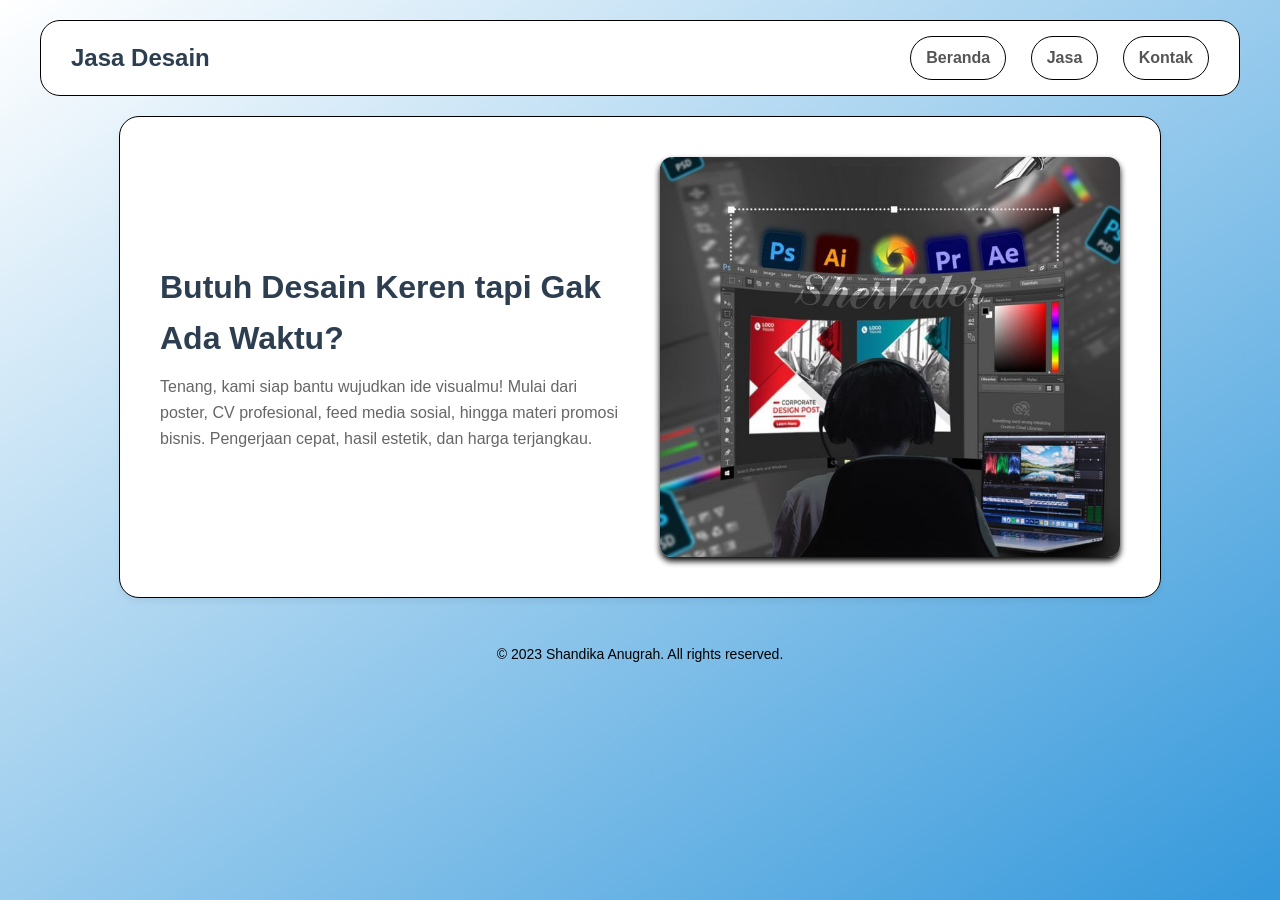
<file: index.html>
<!DOCTYPE html>
<html lang="id">
    <head>
        <meta charset="UTF-8">
        <meta name="viewport" content="width=device-width, initial-scale=1.0">
        <link rel="stylesheet" href="style.css">
        <title>Jasa Desain Grafis</title>
    </head>
    <body>
        <main>
            <nav>
                <div class="kiri">
                    <h1>Jasa Desain</h1>
                </div>
                <div class="kanan">
                    <a href="index.html">Beranda</a>
                    <a href="Jasa.html">Jasa</a>
                    <a href="Kontak.html">Kontak</a>
                </div>
            </nav>
            <header>
                <section id="Beranda">
                <div class="teksmenarik">
                    <h1>Butuh Desain Keren tapi Gak Ada Waktu?</h1>
                    <p>Tenang, kami siap bantu wujudkan ide visualmu! Mulai dari poster, CV profesional, feed media sosial, hingga materi promosi bisnis. Pengerjaan cepat, hasil estetik, dan harga terjangkau.</p>
                </div>
                <div class="gambarmenarik">
                    <img src="menarik.jpg" alt="GambarMenarik" class="gambarmenarik">
                </div>
            </section>
            </header>
             <br>
            <p class="tekscopy">&copy; 2023 Shandika Anugrah. All rights reserved.</p>
        </main>
    </body>
</html>
</file>
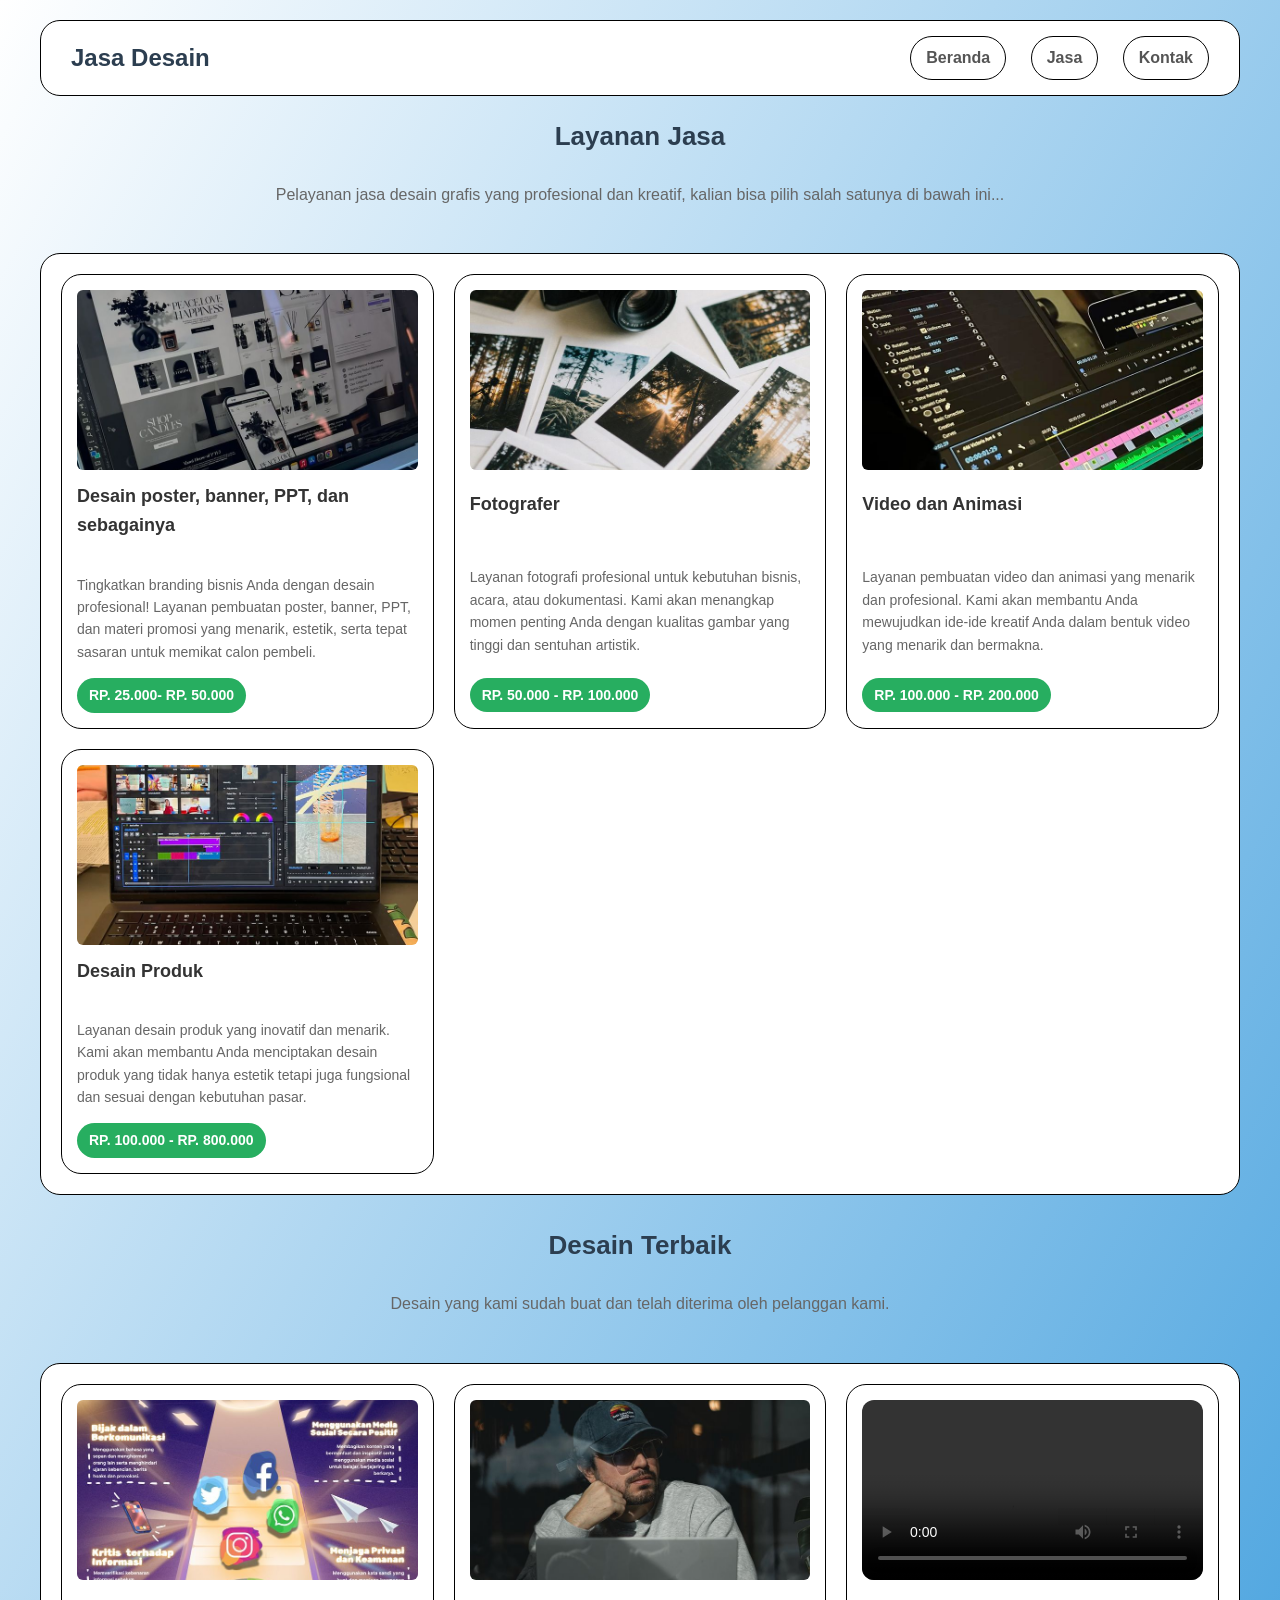
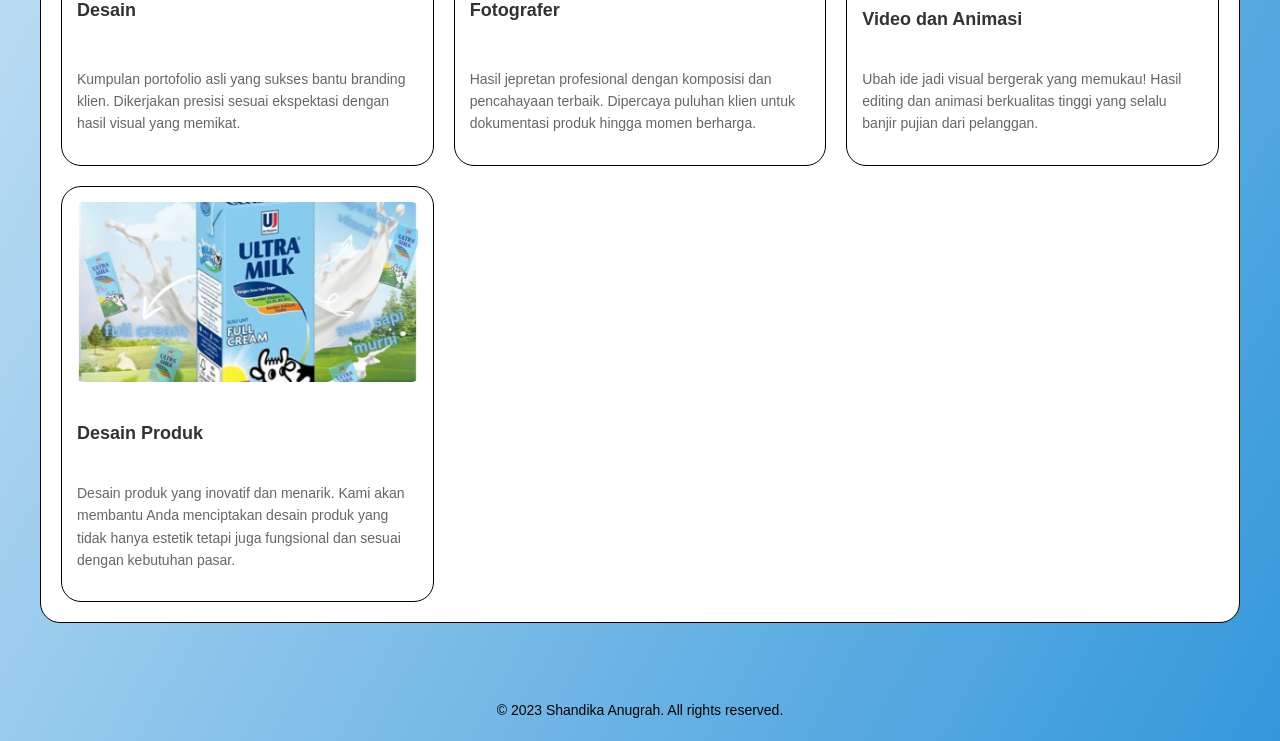
<file: Jasa.html>
<!DOCTYPE html>
<html lang="id">
    <head>
        <meta charset="UTF-8">
        <meta name="viewport" content="width=device-width, initial-scale=1.0">
        <link rel="stylesheet" href="style.css">
        <title>Jasa Desain Grafis</title>
    </head>
    <body>
        <main>
            <nav>
                <div class="kiri">
                    <h1>Jasa Desain</h1>
                </div>
                <div class="kanan">
                    <a href="index.html">Beranda</a>
                    <a href="Jasa.html">Jasa</a>
                    <a href="Kontak.html">Kontak</a>
                </div>
            </nav>
<article>
                <section id="Jasa">
                    <h2 class="section-title">Layanan Jasa</h2>
                    <p class="teks">Pelayanan jasa desain grafis yang profesional dan kreatif, kalian bisa pilih salah satunya di bawah ini...</p>
                    <br>
            <div class="produk-grid">
                <div class="card-produk">
                    <img src="Desain.jpg" alt="Jasa Desain">
                    <h3>Desain poster, banner, PPT, dan sebagainya</h3>
                    <br>
                    <p>Tingkatkan branding bisnis Anda dengan desain profesional! Layanan pembuatan poster, banner, PPT, dan materi promosi yang menarik, estetik, serta tepat sasaran untuk memikat calon pembeli.</p>
                    <div class="harga-badge">RP. 25.000- RP. 50.000</div>
                </div>
                <div class="card-produk">
                    <img src="Fotografer.jpg" alt="Fotografer">
                    <h3>Fotografer</h3>
                    <br>
                    <p>Layanan fotografi profesional untuk kebutuhan bisnis, acara, atau dokumentasi. Kami akan menangkap momen penting Anda dengan kualitas gambar yang tinggi dan sentuhan artistik.</p>
                    <div class="harga-badge">RP. 50.000 - RP. 100.000</div>
                </div>
                <div class="card-produk">
                    <img src="Videodananimasi.jpg" alt="Video dan Animasi">
                    <h3>Video dan Animasi</h3>
                    <br>
                    <p>Layanan pembuatan video dan animasi yang menarik dan profesional. Kami akan membantu Anda mewujudkan ide-ide kreatif Anda dalam bentuk video yang menarik dan bermakna.</p>
                    <div class="harga-badge">RP. 100.000 - RP. 200.000</div>
                </div>
                <div class="card-produk">
                    <img src="Produk.jpg" alt="Desain Produk">
                    <h3>Desain Produk</h3>
                    <br>
                    <p>Layanan desain produk yang inovatif dan menarik. Kami akan membantu Anda menciptakan desain produk yang tidak hanya estetik tetapi juga fungsional dan sesuai dengan kebutuhan pasar.</p>
                    <div class="harga-badge">RP. 100.000 - RP. 800.000</div>
                </div>
            </div>
            <div class="fototerbaik">
                <h2 class="section-title">Desain Terbaik</h2>
                <p class="teks">Desain yang kami sudah buat dan telah diterima oleh pelanggan kami.</p>
                <br>
                <div class="fototerbaik-grid">
                    <div class="card-foto">
                    <img src="Hasil Desain.jpg" alt="Hasil Desain">
                    <h3>Desain</h3>
                    <br>
                    <p>Kumpulan portofolio asli yang sukses bantu branding klien. Dikerjakan presisi sesuai ekspektasi dengan hasil visual yang memikat.</p>
                </div>
                <div class="card-foto">
                    <img src="Hasil Fotografer.jpg" alt="Fotografer">
                    <h3>Fotografer</h3>
                    <br>
                    <p>Hasil jepretan profesional dengan komposisi dan pencahayaan terbaik. Dipercaya puluhan klien untuk dokumentasi produk hingga momen berharga.</p>
                </div>
                <div class="card-foto">
                    <video src="video.mp4" controls class="video"></video>
                    <br>
                    <h3>Video dan Animasi</h3>
                    <br>
                    <p>Ubah ide jadi visual bergerak yang memukau! Hasil editing dan animasi berkualitas tinggi yang selalu banjir pujian dari pelanggan.</p>
                </div>
                <div class="card-foto">
                    <img src="Desain Produk.jpg" alt="Desain Produk">
                    <br>
                    <h3>Desain Produk</h3>
                    <br>
                    <p>Desain produk yang inovatif dan menarik. Kami akan membantu Anda menciptakan desain produk yang tidak hanya estetik tetapi juga fungsional dan sesuai dengan kebutuhan pasar.</p>
                </div>
                </div>
            </div>
                </section>
            </article>
            <br>
            <p class="tekscopy">&copy; 2023 Shandika Anugrah. All rights reserved.</p>
        </main>
    </body>
</html>
</file>
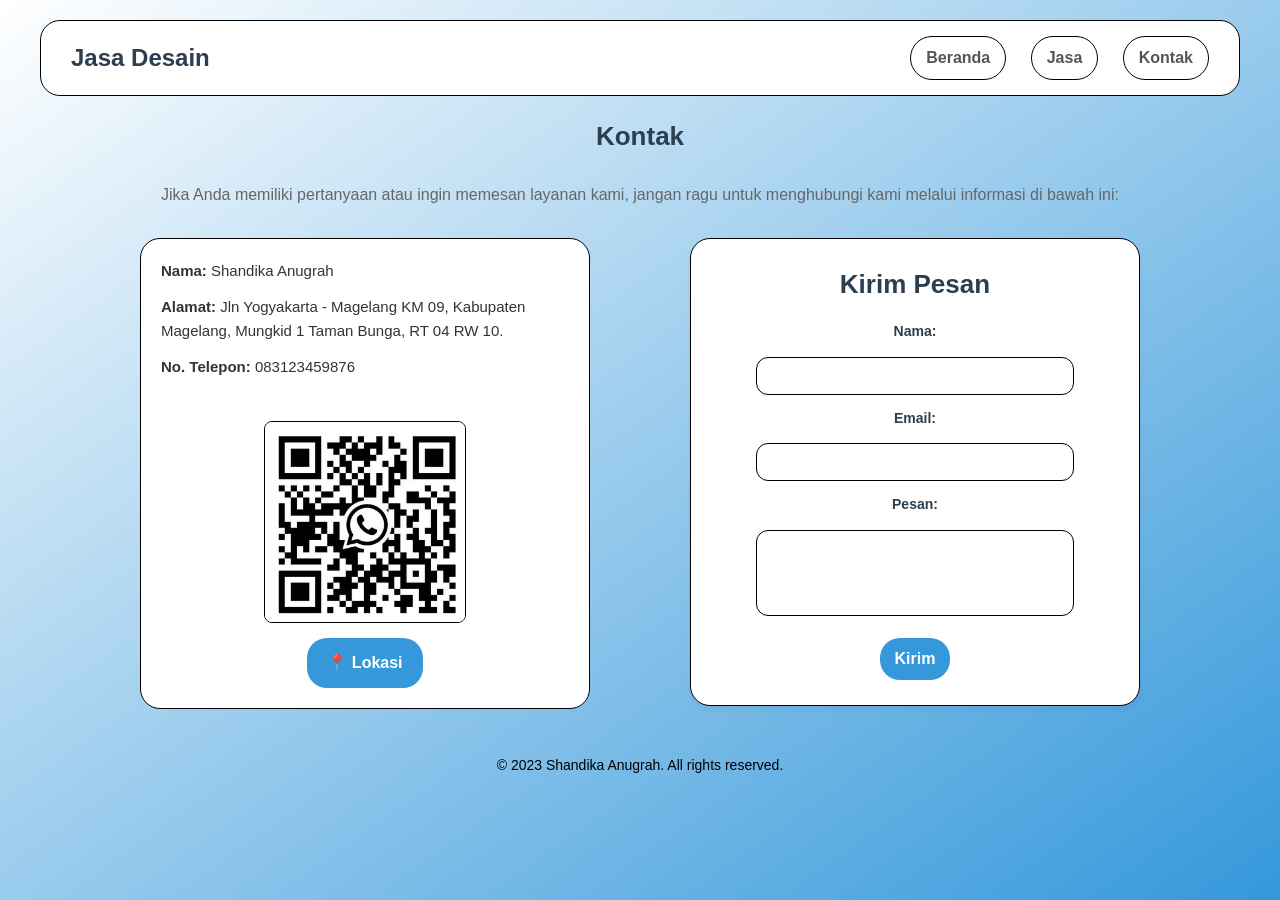
<file: Kontak.html>
<!DOCTYPE html>
<html lang="id">
    <head>
        <meta charset="UTF-8">
        <meta name="viewport" content="width=device-width, initial-scale=1.0">
        <link rel="stylesheet" href="style.css">
        <title>Jasa Desain Grafis</title>
    </head>
    <body>
        <main>
            <nav>
                <div class="kiri">
                    <h1>Jasa Desain</h1>
                </div>
                <div class="kanan">
                    <a href="index.html">Beranda</a>
                    <a href="Jasa.html">Jasa</a>
                    <a href="Kontak.html">Kontak</a>
                </div>
            </nav>
            <footer>
    <h2 class="section-title">Kontak</h2>
    <p class="teks">Jika Anda memiliki pertanyaan atau ingin memesan layanan kami, jangan ragu untuk menghubungi kami melalui informasi di bawah ini:</p>
    
    <div class="TampilanKontak">
        <section id="Kontak">
            <div class="kotak">
                <div class="kontak-card">
                    <ul class="kontak-info">
                        <li><strong>Nama:</strong> Shandika Anugrah</li>
                        <li><strong>Alamat:</strong> Jln Yogyakarta - Magelang KM 09, Kabupaten Magelang, Mungkid 1 Taman Bunga, RT 04 RW 10.</li>
                        <li><strong>No. Telepon:</strong> 083123459876</li>
                    </ul>
                    <div class="Kontakaja">
                        <img src="wa.jpg" alt="Kontak" class="Gambarkontak">
                        <button class="btn-lokasi">
                            <a href="https://maps.app.goo.gl/aC4dQmq5tRA1ZEY78?g_st=aw" target="_blank"> 📍 Lokasi</a>
                        </button>
                    </div>
                </div>
            </div>
        </section>

        <div class="form">
            <h2 class="section-title" style="margin-bottom: 15px;">Kirim Pesan</h2>
            <form action="proses_kontak.php" method="POST">
                <label for="nama">Nama:</label>
                <input type="text" id="nama" name="nama" required>

                <label for="email">Email:</label>
                <input type="email" id="email" name="email" required>

                <label for="pesan">Pesan:</label>
                <textarea id="pesan" name="pesan" rows="4" required></textarea>

                <button type="submit">Kirim</button>
            </form>
        </div>
    </div>
</footer>
            <br>
            <p class="tekscopy">&copy; 2023 Shandika Anugrah. All rights reserved.</p>
        </main>
    </body>
</html>
</file>
<file: style.css>
:root {
    --border: 1px solid black;
}

html {
    scroll-behavior: smooth;
}

* {
    margin: 0;
    padding: 0;
    font-family: 'Poppins', sans-serif, Arial;
}

body {
    background: linear-gradient(to bottom right, white, #3498db);
    color: #333;
    line-height: 1.6;
    animation: munculHalus 1.2s ease-out 0s backwards;
    min-height: 100vh;
}

main {
    max-width: 1200px;
    margin: 0 auto;
    padding: 20px;
}

nav {
    display: flex;
    justify-content: space-between;
    align-items: center;
    background-color: white;
    padding: 15px 30px;
    border-radius: 20px;
    box-shadow: 0 1px 10px var(--border);
    margin-bottom: 20px;
    border: var(--border);
    position: sticky;
    top: 20px;
    z-index: 1000;
    animation: naikTurun 5s ease-in-out infinite;
}

.kiri h1 {
    font-size: 24px;
    color: #2c3e50;
}

.kanan a {
    text-decoration: none;
    color: #555;
    margin-left: 20px;
    font-weight: 600;
    width: auto;
    height: auto;
    border-radius: 50px;
    padding: 8px 15px;
    box-shadow: 0 1px 2px var(--border);
    display: inline-block;
    border: var(--border);
    transition: transform 0.5s ease, color 0.3s ease;
}

.kanan a:hover {
    transform: scale(1.05);
    color: #3498db;
}

#Beranda {
    display: flex;
    justify-content: space-between;
    align-items: center;
    background: #ffffff;
    padding: 40px;
    border-radius: 20px;
    box-shadow: 0 4px 6px rgba(0, 0, 0, 0.05);
    margin-bottom: 30px;
    gap: 40px;
    border: var(--border);
    width: 80%;
    margin: 0 auto;
}

.teksmenarik {
    flex: 1;
}

.teksmenarik h1 {
    font-size: 32px;
    color: #2c3e50;
    margin-bottom: 10px;
}

.teksmenarik p {
    font-size: 16px;
    color: #666;
}

.gambarmenarik {
    flex: 1;
    display: flex;
    justify-content: center;
}

.gambarmenarik img {
    width: 100%;
    max-width: 560px;
    height: 400px;
    object-fit: cover;
    border-radius: 12px;
    background-color: #ddd;
    box-shadow: 0 4px 6px black;
}

.section-title {
    text-align: center;
    font-size: 26px;
    color: #2c3e50;
    margin-bottom: 25px;
}

.produk-grid,
.fototerbaik-grid {
    display: grid;
    grid-template-columns: repeat(auto-fit, minmax(280px, 1fr));
    gap: 20px;
    margin-bottom: 30px;
    background: #ffffff;
    padding: 20px;
    border-radius: 20px;
    border: var(--border);
}

.card-produk,
.card-foto {
    border: var(--border);
    border-radius: 20px;
    padding: 15px;
    background-color: #fff;
    display: flex;
    flex-direction: column;
    justify-content: space-between;
    transition: transform 0.3s ease, box-shadow 0.3s ease;
}

.card-produk:hover,
.card-foto:hover {
    transform: translateY(-5px);
    box-shadow: 0 6px 12px black;
}

.card-produk img,
.card-foto img {
    width: auto;
    height: 180px;
    object-fit: cover;
    border-radius: 6px;
    margin-bottom: 12px;
}

.card-foto .video {
    width: 100%;
    height: 180px;
    border-radius: 12px;
    display: block;
    object-fit: cover;
}

.card-produk h3,
.card-foto h3 {
    font-size: 18px;
    color: #333;
    margin-bottom: 8px;
}

.card-produk p,
.card-foto p {
    font-size: 14px;
    color: #666;
    margin-bottom: 15px;
}

.harga-badge {
    align-self: flex-start;
    background-color: #27ae60;
    color: #fff;
    padding: 6px 12px;
    border-radius: 20px;
    font-weight: bold;
    font-size: 14px;
}

.kotak {
    width: 450px;
    height: auto;
    border-radius: 20px;
    background-color: #ffffff;
    padding: 20px;
    margin: 0 !important;
    border: var(--border);
    box-sizing: border-box;
}

.kontak-card {
    display: flex;
    justify-content: space-between;
    align-items: center;
    gap: 30px;
    flex-wrap: wrap;
}

.kontak-info {
    list-style: none;
    flex: 1;
    min-width: 250px;
}

.kontak-info li {
    margin-bottom: 12px;
    font-size: 15px;
}

.Kontakaja {
    flex: 1;
    display: flex;
    flex-direction: column;
    align-items: center;
    gap: 15px;
    min-width: 200px;
}

.Gambarkontak {
    width: 200px;
    height: 200px;
    object-fit: cover;
    border-radius: 8px;
    border: var(--border);
}

.btn-lokasi {
    background-color: #3498db;
    border: none;
    padding: 10px 20px;
    border-radius: 20px;
    cursor: pointer;
    transition: background 0.3s ease;
    width: auto;
    height: 50px;
}

.btn-lokasi a {
    color: #ffffff;
    text-decoration: none;
    font-weight: bold;
    font-size: 16px;
}

.btn-lokasi:hover {
    background-color: #2980b9;
}

.teks {
    text-align: center;
    font-size: 16px;
    color: #666;
    margin-bottom: 20px;
}
.tekscopy {
    text-align: center;
    font-size: 14px;
    color: black;
    margin-top: 20px;
}

.TampilanKontak {
    display: flex;
    flex-direction: row;
    justify-content: space-between;
    align-items: flex-start;
    gap: 20px;
    max-width: 1000px;
    margin: 30px auto 0 auto;
}

.form {
    width: 450px;
    background-color: #ffffff;
    padding: 25px;
    border-radius: 20px;
    border: var(--border);
    margin: 0;
    box-shadow: 0 4px 6px rgba(0, 0, 0, 0.05);
    box-sizing: border-box;

}

.form form {
    display: flex;
    flex-direction: column;
    gap: 12px;
    align-items: center;
}

.form label {
    font-weight: bold;
    font-size: 14px;
    color: #2c3e50;
    margin-bottom: 2px;
}

.form input {
    width: 80%;
    padding: 10px 14px;
    border-radius: 12px;
    border: var(--border);
    font-family: inherit;
    font-size: 14px;
    outline: none;
    box-sizing: border-box;
    transition: border-color 0.3s ease, box-shadow 0.3s ease;
}

.form input:focus,
.form textarea:focus {
    border-color: #3498db;
    box-shadow: 0 0 5px rgba(52, 152, 219, 0.5);
}

.form textarea {
    width: 80%;
    padding: 10px 14px;
    border-radius: 12px;
    border: var(--border);
    font-family: inherit;
    font-size: 14px;
    outline: none;
    box-sizing: border-box;
    transition: border-color 0.3s ease, box-shadow 0.3s ease;
    resize: none;
}

.form button[type="submit"] {
    background-color: #3498db;
    color: white;
    font-weight: bold;
    font-size: 16px;
    padding: 12px;
    border: none;
    border-radius: 20px;
    cursor: pointer;
    margin-top: 10px;
    transition: background-color 0.3s ease, transform 0.2s ease;
    width: 70px;
}

.form button[type="submit"]:hover {
    background-color: #2980b9;
    transform: scale(1.02);
}

@keyframes naikTurun {
    0% {
        transform: translateY(0);
    }
    50% {
        transform: translateY(-4px);
    }
    100% {
        transform: translateY(0);
    }
}

@keyframes munculHalus {
    0% {
        opacity: 0;
        transform: translateY(20px);
    }
    100% {
        opacity: 1;
        transform: translateY(0);
    }
}

@media (max-width: 768px) {
    main {
        padding: 10px;
    }

    nav {
        flex-direction: column;
        gap: 15px;
        padding: 15px;
        position: sticky; 
        top: 0;
    }

    .kanan {
        display: flex;
        flex-wrap: wrap;
        justify-content: center;
        gap: 10px;
    }

    .kanan a {
        margin-left: 0;
    }

    #Beranda {
        flex-direction: column;
        padding: 20px;
        gap: 20px;
        text-align: center;
    }

    .gambarmenarik img {
        width: 460px;
        max-height: 300px;
    }

    .teksmenarik h1 {
        font-size: 24px;
    }

    .teksmenarik p {
        font-size: 14px;
    }

    .gambarmenarik img {
        max-width: 100%;
        height: auto;
    }

    .kotak {
        width: 100%;
        box-sizing: border-box;
        padding: 15px;
    }

    .kontak-card {
        flex-direction: column;
        align-items: center;
        text-align: center;
        gap: 20px;
    }

    .kontak-info {
        min-width: 100%;
        word-break: break-word;
    }

    .Kontakaja {
        min-width: 100%;
    }
    .TampilanKontak {
        flex-direction: column;
        align-items: center;
        gap: 20px;
    }
}

@media (max-width: 480px) {
    .section-title {
        font-size: 20px;
    }

    .produk-grid,
    .fototerbaik-grid {
        grid-template-columns: 1fr;
        padding: 10px;
    }

    .harga-badge {
        align-self: center;
    }
}
</file>
